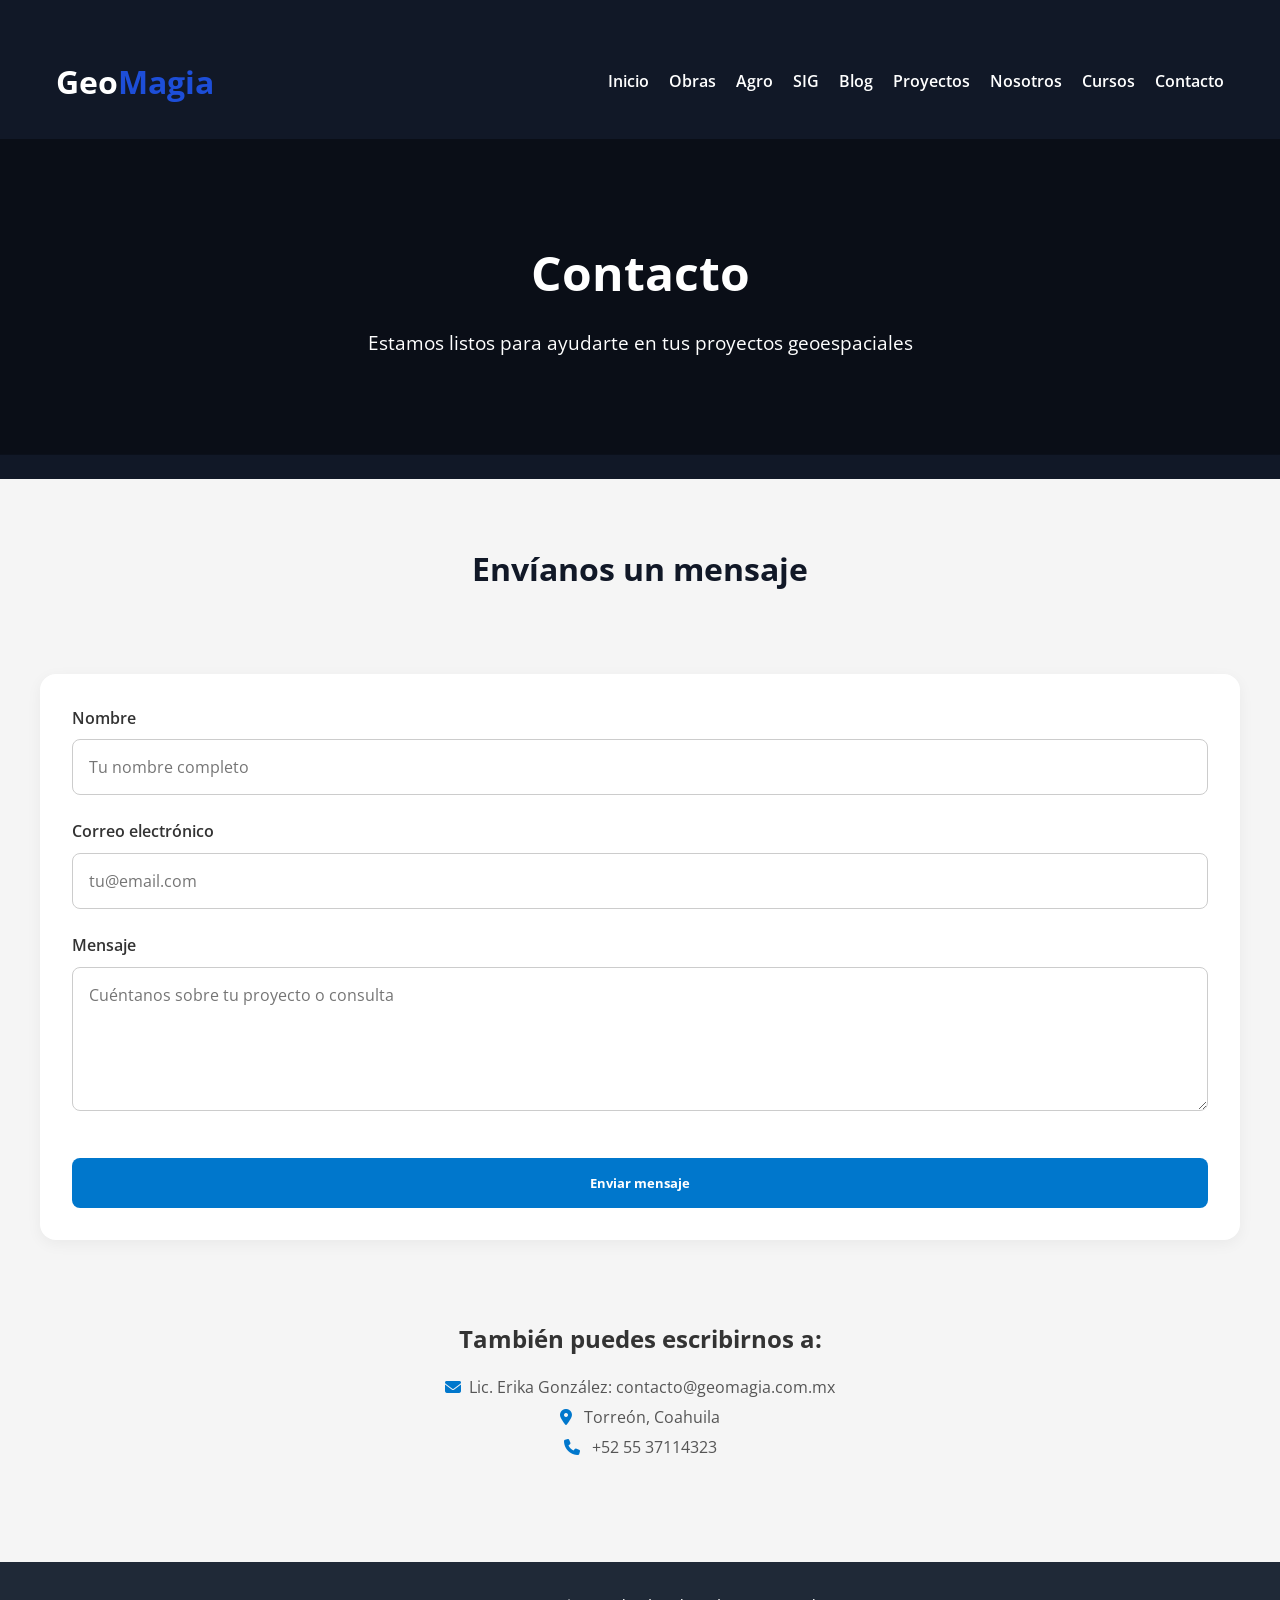
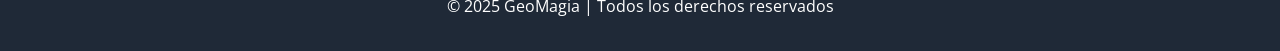
<file: contacto.html>
<!DOCTYPE html>
<html lang="es">
<head>
  <meta charset="UTF-8" />
  <meta name="viewport" content="width=device-width, initial-scale=1.0"/>
  <title>GeoMagia - Contacto</title>
  <meta name="description" content="Contáctanos para más información sobre servicios, cursos o colaboraciones.">
  <meta name="author" content="GeoMagia">

  <link rel="stylesheet" href="/css/index.css" />
  <link rel="stylesheet" href="/css/contacto.css" />
  <link rel="stylesheet" href="https://cdn.jsdelivr.net/npm/aos@2.3.4/dist/aos.css" />
  <link href="https://fonts.googleapis.com/css2?family=Open+Sans:wght@400;600;700&display=swap" rel="stylesheet" />
  <link rel="stylesheet" href="https://cdnjs.cloudflare.com/ajax/libs/font-awesome/6.4.0/css/all.min.css" />
</head>
<body>

<header class="header">
  <div class="contenedor">
    <div class="barra">
      <h1 class="logo">
                <a href="index.html" class="logo-link">Geo<span>Magia</span></a>
            </h1>
      <nav class="navegacion">
                <a href="index.html">Inicio</a>
                <a href="obras.html">Obras</a>
                <a href="agro.html">Agro</a>
                <a href="sig.html">SIG</a>
                <a href="blog2.html">Blog</a>
                <a href="proyectos.html">Proyectos</a>
                <a href="nosotros.html">Nosotros</a>
                <a href="cursos.html">Cursos</a>
                <a href="contacto.html">Contacto</a>
      </nav>
    </div>
  </div>

  <div class="hero-contacto" data-aos="fade-in">
    <h1>Contacto</h1>
    <p>Estamos listos para ayudarte en tus proyectos geoespaciales</p>
  </div>
</header>

<main class="contenedor contacto-seccion">
  <h2 class="titulo-seccion">Envíanos un mensaje</h2>

  <form class="formulario-contacto" data-aos="fade-up">
    <div class="campo">
      <label for="nombre">Nombre</label>
      <input type="text" id="nombre" name="nombre" placeholder="Tu nombre completo" required>
    </div>
    <div class="campo">
      <label for="email">Correo electrónico</label>

      <input type="email" id="email" name="email" placeholder="tu@email.com" required>
    </div>
    <div class="campo">
      <label for="mensaje">Mensaje</label>
      <textarea id="mensaje" name="mensaje" rows="5" placeholder="Cuéntanos sobre tu proyecto o consulta" required></textarea>
    </div>
    <button type="submit" class="boton-primario">Enviar mensaje</button>
  </form>

  <div class="contacto-info" data-aos="fade-up" data-aos-delay="200">
    <h3>También puedes escribirnos a:</h3>
    <p><i class="fas fa-envelope"></i>Lic. Erika González: contacto@geomagia.com.mx</p>
    <p><i class="fas fa-map-marker-alt"></i> Torreón, Coahuila</p>
    <p><i class="fas fa-phone"></i> +52 55 37114323</p>
  </div>
</main>

<footer class="footer">
  <p>&copy; 2025 GeoMagia | Todos los derechos reservados</p>
</footer>

<script src="https://cdn.jsdelivr.net/npm/aos@2.3.4/dist/aos.js"></script>
<script>
  AOS.init({
    duration: 1000,
    once: true,
    easing: 'ease-in-out'
  });
</script>
</body>
</html>
</file>
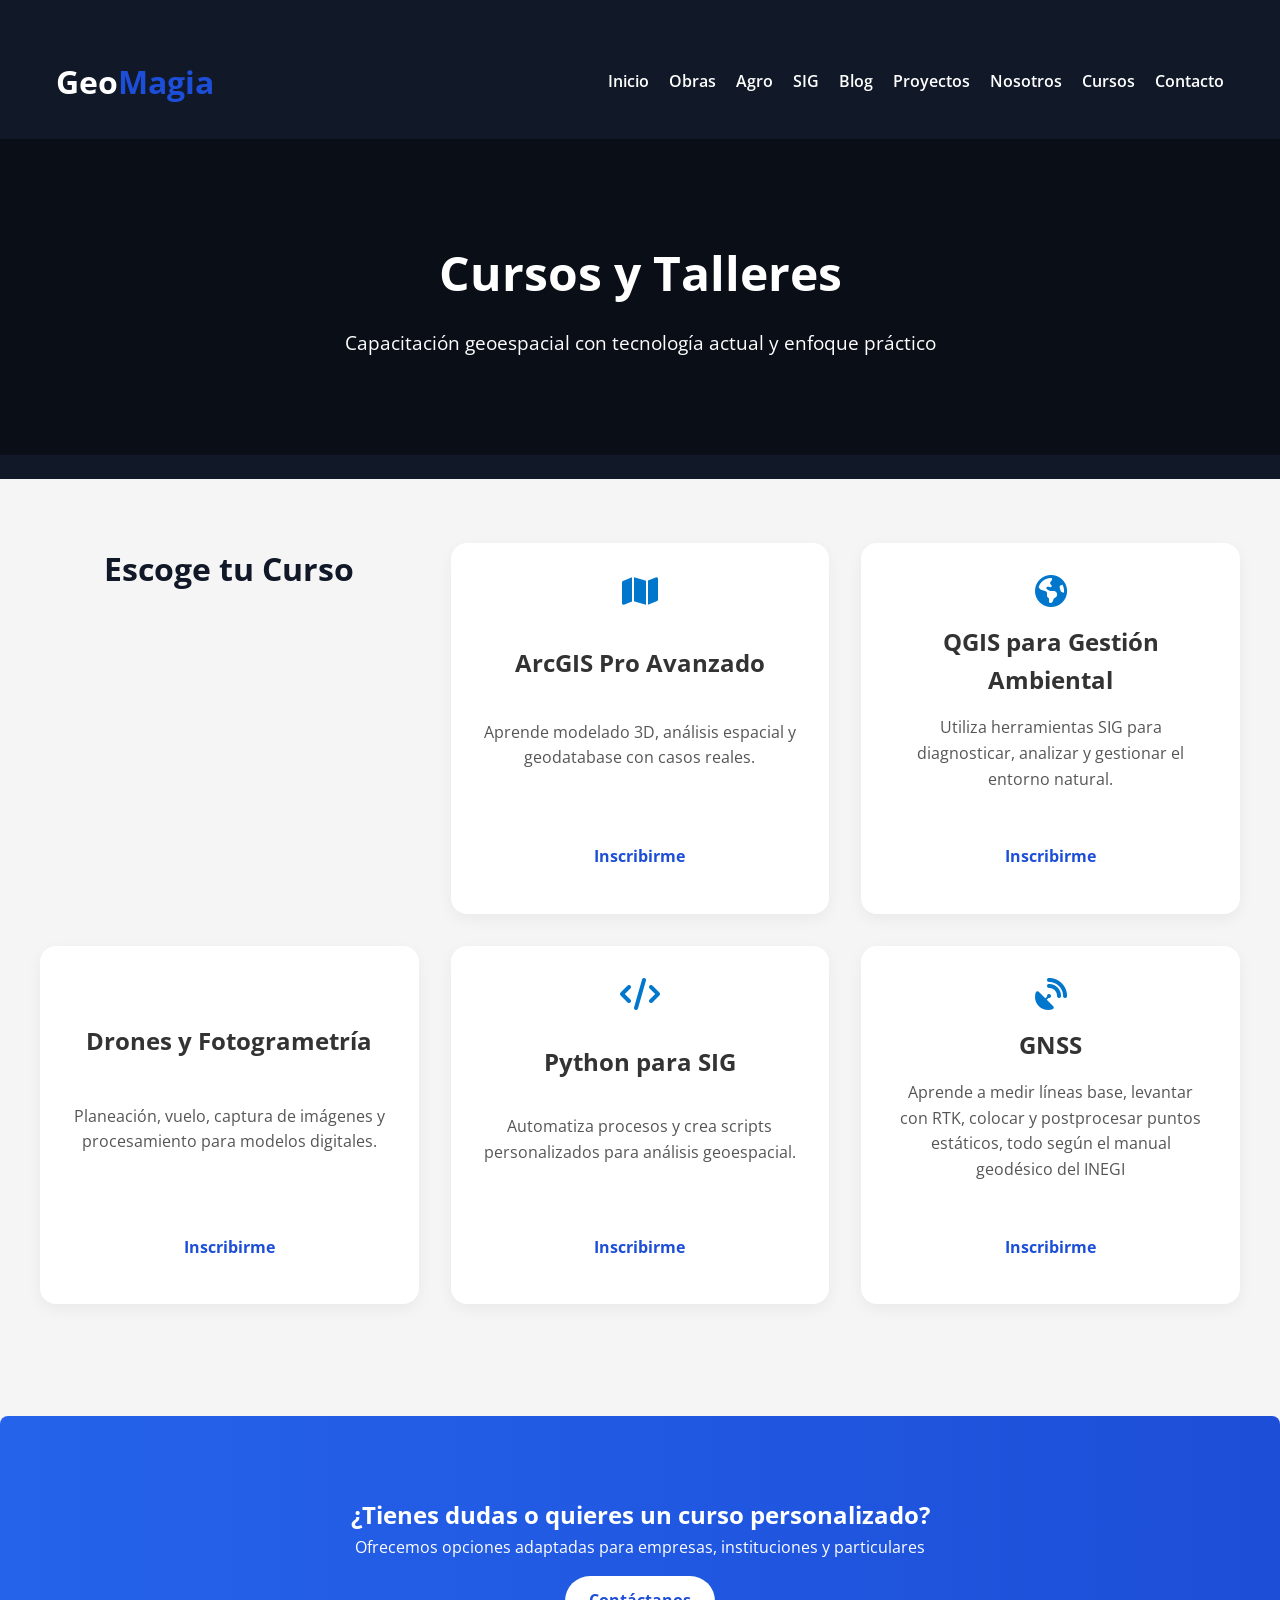
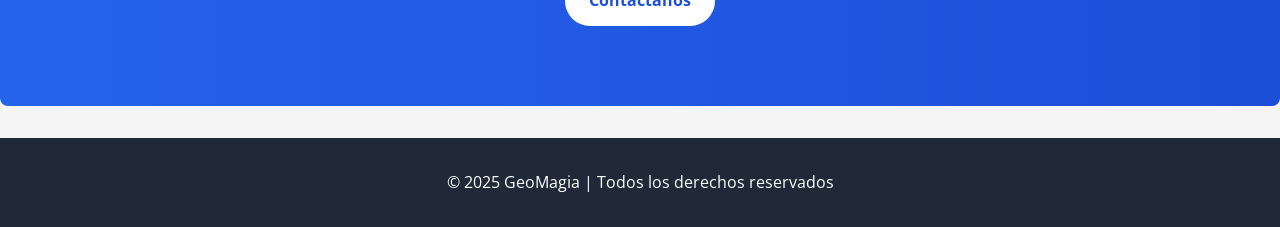
<file: cursos.html>
<!DOCTYPE html>
<html lang="es">
<head>
  <meta charset="UTF-8" />
  <meta name="viewport" content="width=device-width, initial-scale=1.0"/>
  <title>GeoMagia - Cursos y Talleres</title>
  <meta name="description" content="Cursos de SIG, topografía, drones y análisis geoespacial. Aprende con expertos.">
  <meta name="author" content="GeoMagia">

  <link rel="stylesheet" href="/css/index.css" />
  <link rel="stylesheet" href="/css/cursos.css" />
  <link rel="stylesheet" href="https://cdn.jsdelivr.net/npm/aos@2.3.4/dist/aos.css" />
  <link href="https://fonts.googleapis.com/css2?family=Open+Sans:wght@400;600;700&display=swap" rel="stylesheet" />
  <link rel="stylesheet" href="https://cdnjs.cloudflare.com/ajax/libs/font-awesome/6.4.0/css/all.min.css" />
</head>
<body>

<header class="header">
  <div class="contenedor">
    <div class="barra">
      <h1 class="logo">
                <a href="index.html" class="logo-link">Geo<span>Magia</span></a>
            </h1>
      <nav class="navegacion">
                <a href="index.html">Inicio</a>
                <a href="obras.html">Obras</a>
                <a href="agro.html">Agro</a>
                <a href="sig.html">SIG</a>
                <a href="blog2.html">Blog</a>
                <a href="proyectos.html">Proyectos</a>
                <a href="nosotros.html">Nosotros</a>
                <a href="cursos.html">Cursos</a>
                <a href="contacto.html">Contacto</a>
      </nav>
    </div>
  </div>

  <div class="hero-cursos" data-aos="fade-in">
    <h1>Cursos y Talleres</h1>
    <p>Capacitación geoespacial con tecnología actual y enfoque práctico</p>
  </div>
</header>

<main class="contenedor cursos-grid">
  <h2 class="titulo-seccion">Escoge tu Curso</h2>

  <div class="curso-card" data-aos="fade-up">
    <i class="fas fa-map fa-2x icono-curso"></i>
    <h3>ArcGIS Pro Avanzado</h3>
    <p>Aprende modelado 3D, análisis espacial y geodatabase con casos reales.</p>
    <a href="contacto.html" class="boton-primario">Inscribirme</a>
  </div>

  <div class="curso-card" data-aos="fade-up" data-aos-delay="100">
    <i class="fas fa-globe-americas fa-2x icono-curso"></i>
    <h3>QGIS para Gestión Ambiental</h3>
    <p>Utiliza herramientas SIG para diagnosticar, analizar y gestionar el entorno natural.</p>
    <a href="contacto.html" class="boton-primario">Inscribirme</a>
  </div>

  <div class="curso-card" data-aos="fade-up" data-aos-delay="200">
    <i class="fa-solid fa-drone-front fa-2x icono-curso"></i>
    <h3>Drones y Fotogrametría</h3>
    <p>Planeación, vuelo, captura de imágenes y procesamiento para modelos digitales.</p>
    <a href="contacto.html" class="boton-primario">Inscribirme</a>
  </div>

  <div class="curso-card" data-aos="fade-up" data-aos-delay="300">
    <i class="fas fa-code fa-2x icono-curso"></i>
    <h3>Python para SIG</h3>
    <p>Automatiza procesos y crea scripts personalizados para análisis geoespacial.</p>
    <a href="contacto.html" class="boton-primario">Inscribirme</a>
  </div>

  <div class="curso-card" data-aos="fade-up" data-aos-delay="300">
    <i class="fa-solid fa-satellite-dish fa-2x icono-curso"></i>
    <h3>GNSS</h3>
    <p>Aprende a medir líneas base, levantar con RTK, colocar y postprocesar puntos estáticos, todo según el manual geodésico del INEGI</p>
    <a href="contacto.html" class="boton-primario">Inscribirme</a>
  </div>
</main>

<section class="cta-section">
  <div class="contenedor">
    <h2>¿Tienes dudas o quieres un curso personalizado?</h2>
    <p>Ofrecemos opciones adaptadas para empresas, instituciones y particulares</p>
    <a href="contacto.html" class="boton-primario">Contáctanos</a>
  </div>
</section>

<footer class="footer">
  <p>&copy; 2025 GeoMagia | Todos los derechos reservados</p>
</footer>

<script src="https://cdn.jsdelivr.net/npm/aos@2.3.4/dist/aos.js"></script>
<script>
  AOS.init({
    duration: 1000,
    once: true,
    easing: 'ease-in-out'
  });
</script>
</body>
</html>
</file>
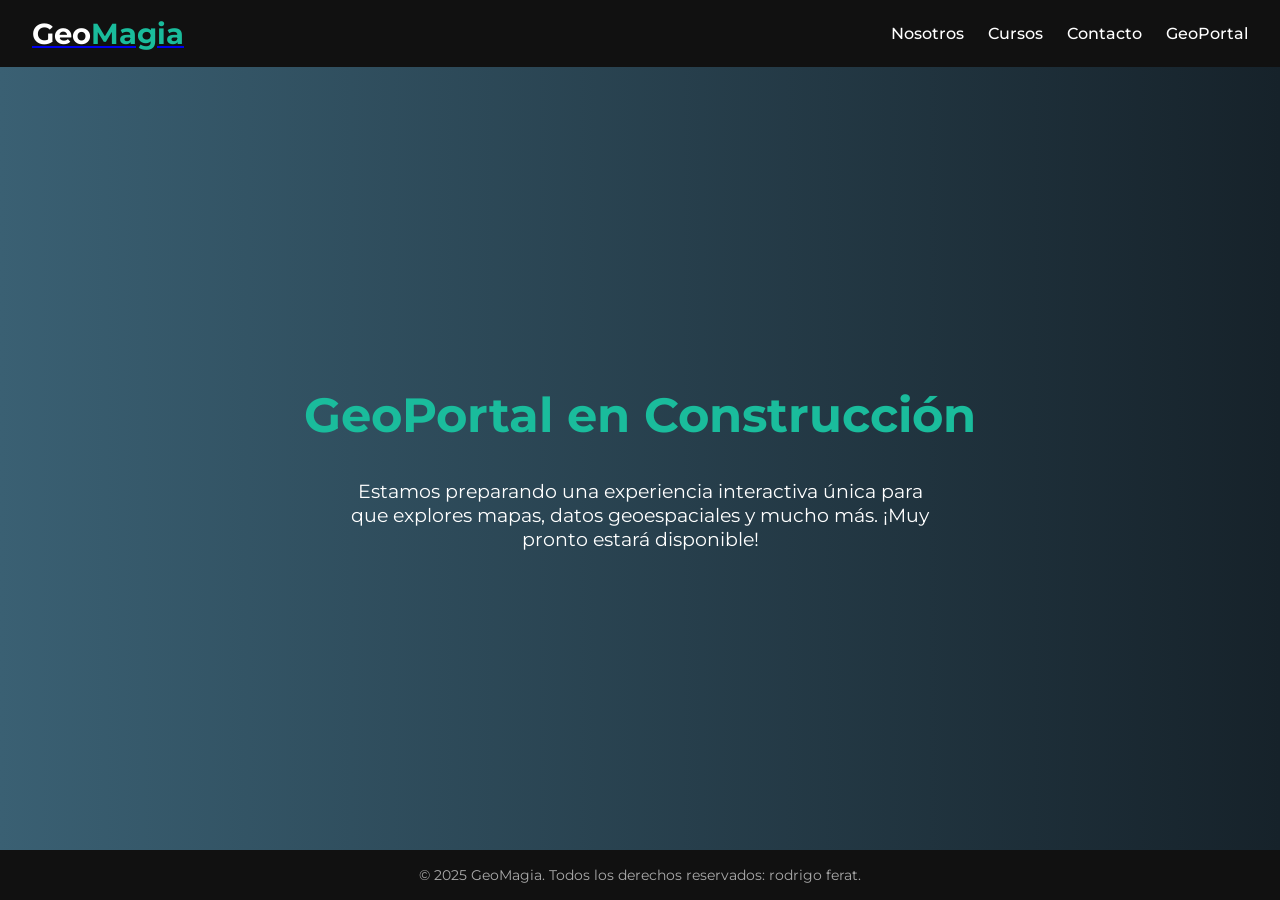
<file: geoportal_tesis.html>
<!DOCTYPE html>
<html lang="es">
<head>
    <meta charset="UTF-8">
    <meta name="viewport" content="width=device-width, initial-scale=1.0">
    <title>GeoPortal - GeoMagia</title>
    <link href="https://fonts.googleapis.com/css2?family=Montserrat:wght@400;700&display=swap" rel="stylesheet">
    <style>
        body {
            margin: 0;
            font-family: 'Montserrat', sans-serif;
            background: linear-gradient(to right, #3a6073, #16222a);
            color: white;
            display: flex;
            flex-direction: column;
            min-height: 100vh;
        }

        .barra {
            background-color: #111;
            padding: 1rem 2rem;
            display: flex;
            justify-content: space-between;
            align-items: center;
        }

        .logo__nombre {
            color: white;
            font-size: 1.8rem;
            margin: 0;
        }

        .logo__bold {
            font-weight: bold;
            color: #1abc9c;
        }

        .navegacion {
            display: flex;
            gap: 1.5rem;
        }

        .navegacion__enlace {
            color: white;
            text-decoration: none;
            font-weight: 500;
            transition: color 0.3s;
        }

        .navegacion__enlace:hover {
            color: #1abc9c;
        }

        .contenido {
            flex: 1;
            display: flex;
            flex-direction: column;
            align-items: center;
            justify-content: center;
            text-align: center;
            padding: 4rem 2rem;
        }

        .contenido h2 {
            font-size: 3rem;
            margin-bottom: 1rem;
            color: #1abc9c;
        }

        .contenido p {
            font-size: 1.2rem;
            max-width: 600px;
        }

        .footer {
            text-align: center;
            padding: 1rem;
            background-color: #111;
            color: #aaa;
            font-size: 0.9rem;
        }
    </style>
</head>
<body>
    <div class="barra">
        <a class="logo" href="index.html">
            <h1 class="logo__nombre no-margin">Geo<span class="logo__bold">Magia</span></h1>
        </a>
        <nav class="navegacion">
            <a href="nosotros.html" class="navegacion__enlace">Nosotros</a>
            <a href="cursos.html" class="navegacion__enlace">Cursos</a>
            <a href="contacto.html" class="navegacion__enlace">Contacto</a>
            <a href="geoportal_tesis.html" class="navegacion__enlace">GeoPortal</a>
        </nav>
    </div>

    <main class="contenido">
        <h2>GeoPortal en Construcción</h2>
        <p>Estamos preparando una experiencia interactiva única para que explores mapas, datos geoespaciales y mucho más. ¡Muy pronto estará disponible!</p>
    </main>

    <footer class="footer">
        &copy; 2025 GeoMagia. Todos los derechos reservados: rodrigo ferat.
    </footer>
</body>
</html>
</file>
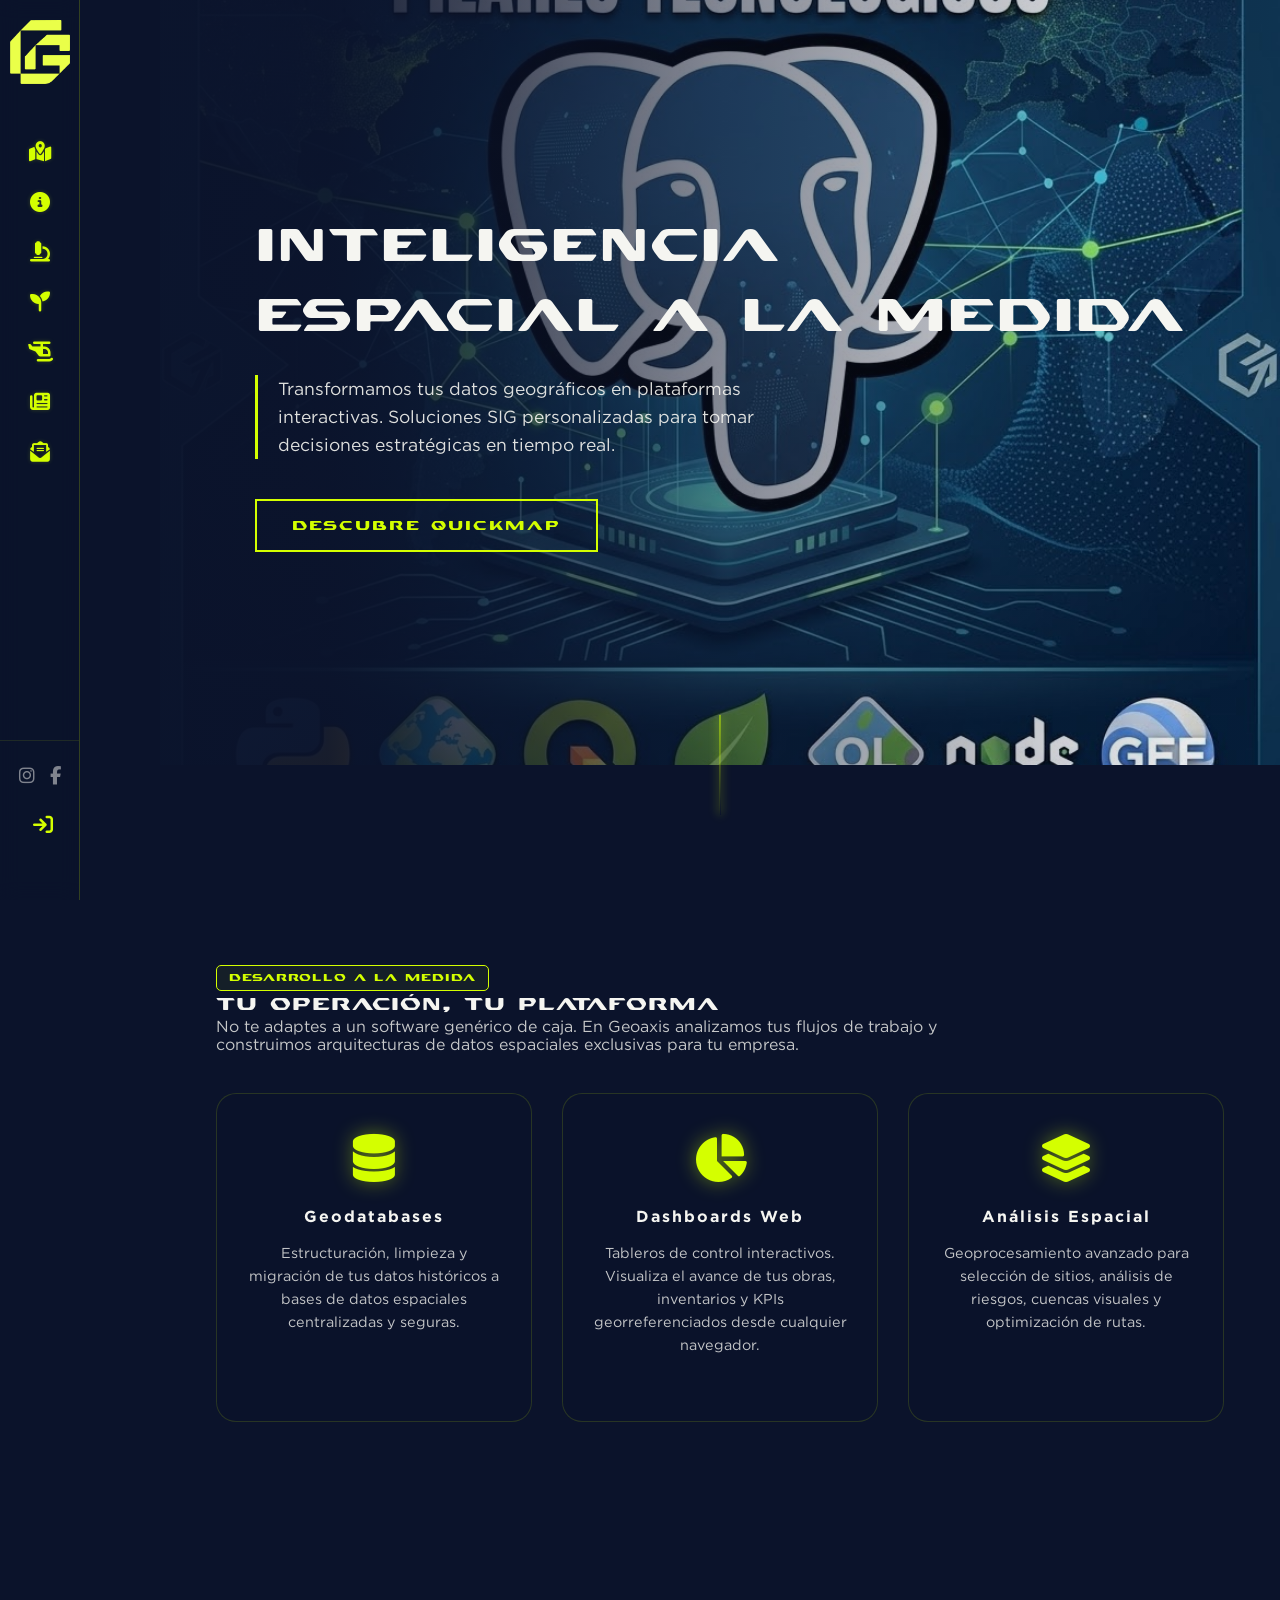
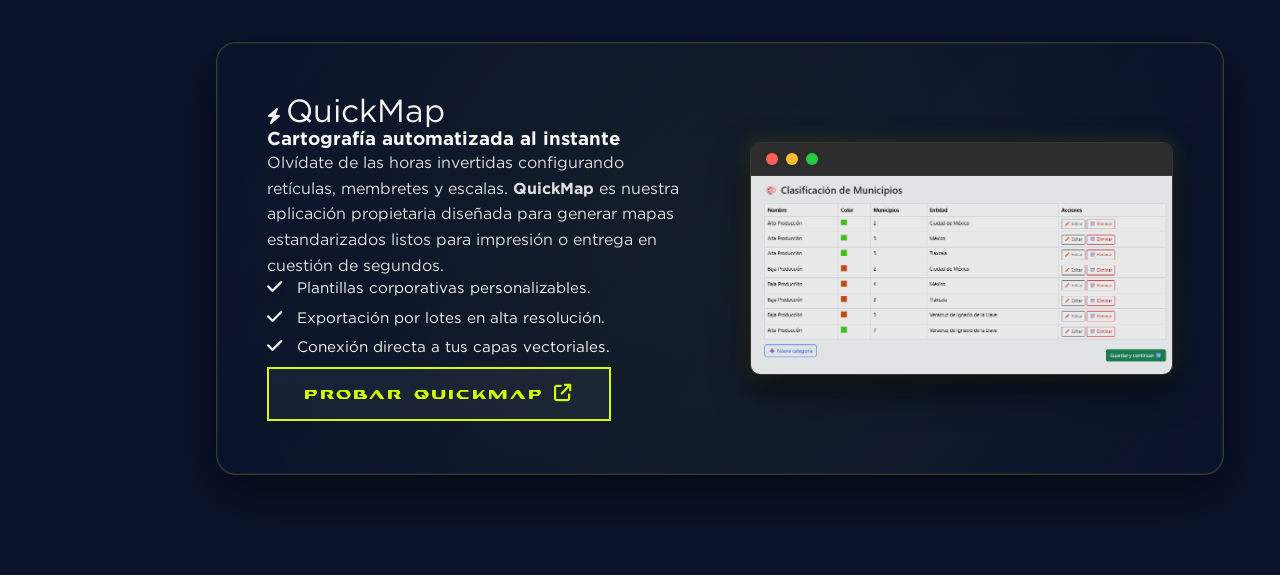
<file: sig.html>
<!DOCTYPE html>
<html lang="es">
<head>
    <meta charset="UTF-8">
    <meta name="viewport" content="width=device-width, initial-scale=1.0">
    <title>Geoaxis | Aplicaciones SIG y QuickMap</title>
    
    <link rel="stylesheet" href="css/main.css">
    <link rel="stylesheet" href="https://cdnjs.cloudflare.com/ajax/libs/font-awesome/6.4.0/css/all.min.css">
    <link href="https://unpkg.com/aos@2.3.1/dist/aos.css" rel="stylesheet">
</head>

<body class="page-sig">

    <nav class="hud-menu">
        <div class="logo-container">
            <a href="index.html">
                <img src="img/geoaxis/MONOGRAMA VERDE ELECTRICO.png" alt="Geoaxis Home" class="mini-logo">
            </a>
        </div>
        <ul class="nav-links">
            <li><a href="sig.html"><i class="fa-solid fa-map-location-dot"></i> <span>APLICACIONES SIG</span></a></li>
            <li><a href="nosotros.html"><i class="fa-solid fa-circle-info"></i> <span>NOSOTROS</span></a></li>
            <li><a href="obras.html"><i class="fa-solid fa-microscope"></i> <span>TOPOGRAFÍA</span></a></li>
            <li><a href="agro.html"><i class="fa-solid fa-seedling"></i> <span>AGRO ANÁLISIS</span></a></li>
            <li><a href="index.html#dron"><i class="fa-solid fa-helicopter"></i> <span>VIGILANCIA DRON</span></a></li>
            <li><a href="index.html#blog"><i class="fa-solid fa-newspaper"></i> <span>BLOG GEOMÁTICA</span></a></li>
            <li><a href="#contacto"><i class="fa-solid fa-envelope-open-text"></i> <span>CONTACTO</span></a></li>
        </ul>

        <div class="hud-bottom">
            <div class="hud-socials">
                <a href="#"><i class="fa-brands fa-instagram"></i></a>
                <a href="#"><i class="fa-brands fa-facebook-f"></i></a>
            </div>
            <a href="#" class="btn-portal">
                <i class="fa-solid fa-arrow-right-to-bracket"></i>
                <span>PORTAL DE DATOS</span>
            </a>
        </div>
    </nav>

    <main class="main-content">
        
        <header class="hero-section" style="background-image: linear-gradient(to right, rgba(11, 19, 43, 0.95) 15%, rgba(11, 19, 43, 0.5) 50%, transparent 100%), url('img/app_sig/SIG_DESARROLLOWEB1.jpg');">
            <div class="hero-content" data-aos="fade-right">
                <h1 class="font-skyrox text-white">INTELIGENCIA <br><span class="text-lima">ESPACIAL A LA MEDIDA</span></h1>
                <p class="font-gotham text-white">Transformamos tus datos geográficos en plataformas interactivas. Soluciones SIG personalizadas para tomar decisiones estratégicas en tiempo real.</p>
                <div class="hero-btns">
                    <a href="#quickmap" class="btn-geo">DESCUBRE QUICKMAP</a>
                </div>
            </div>
        </header>

        <section class="container section-separator">
            <div class="text-center mb-5" data-aos="fade-up">
                <span class="tag-lima d-inline-block mb-2">DESARROLLO A LA MEDIDA</span>
                <h2 class="font-skyrox text-white">TU OPERACIÓN, <span class="text-lima">TU PLATAFORMA</span></h2>
                <p class="font-gotham text-white mx-auto mt-3" style="max-width: 800px; opacity: 0.8;">No te adaptes a un software genérico de caja. En Geoaxis analizamos tus flujos de trabajo y construimos arquitecturas de datos espaciales exclusivas para tu empresa.</p>
            </div>

            <div class="entregables-grid">
                <div class="entregable-card" data-aos="fade-up" data-aos-delay="100">
                    <div class="file-icon"><i class="fa-solid fa-database"></i></div>
                    <h4 class="font-skyrox text-white">Geodatabases</h4>
                    <p class="text-white font-gotham">Estructuración, limpieza y migración de tus datos históricos a bases de datos espaciales centralizadas y seguras.</p>
                </div>
                <div class="entregable-card" data-aos="fade-up" data-aos-delay="200">
                    <div class="file-icon"><i class="fa-solid fa-chart-pie"></i></div>
                    <h4 class="font-skyrox text-white">Dashboards Web</h4>
                    <p class="text-white font-gotham">Tableros de control interactivos. Visualiza el avance de tus obras, inventarios y KPIs georreferenciados desde cualquier navegador.</p>
                </div>
                <div class="entregable-card" data-aos="fade-up" data-aos-delay="300">
                    <div class="file-icon"><i class="fa-solid fa-layer-group"></i></div>
                    <h4 class="font-skyrox text-white">Análisis Espacial</h4>
                    <p class="text-white font-gotham">Geoprocesamiento avanzado para selección de sitios, análisis de riesgos, cuencas visuales y optimización de rutas.</p>
                </div>
            </div>
        </section>

        <section id="quickmap" class="container section-separator mb-5">
            <div class="quickmap-showcase" data-aos="zoom-in">
                <div class="qm-info">
                    <div class="qm-logo-text mb-3">
                        <i class="fa-solid fa-bolt text-lima"></i> <span class="font-skyrox text-white" style="font-size: 2rem;">Quick<span class="text-lima">Map</span></span>
                    </div>
                    <h3 class="font-gotham text-white mb-4">Cartografía automatizada al instante</h3>
                    <p class="font-gotham text-white mb-4" style="line-height: 1.6; opacity: 0.9;">
                        Olvídate de las horas invertidas configurando retículas, membretes y escalas. <strong>QuickMap</strong> es nuestra aplicación propietaria diseñada para generar mapas estandarizados listos para impresión o entrega en cuestión de segundos.
                    </p>
                    <ul class="qm-features font-gotham text-white mb-5">
                        <li><i class="fa-solid fa-check text-lima"></i> Plantillas corporativas personalizables.</li>
                        <li><i class="fa-solid fa-check text-lima"></i> Exportación por lotes en alta resolución.</li>
                        <li><i class="fa-solid fa-check text-lima"></i> Conexión directa a tus capas vectoriales.</li>
                    </ul>
                    <a href="http://66.179.211.238:5000/" target="_blank" class="btn-geo alternate">
                        PROBAR QUICKMAP <i class="fa-solid fa-arrow-up-right-from-square ms-2"></i>
                    </a>
                </div>
                <div class="qm-visual">
                    <div class="app-window">
                        <div class="app-header">
                            <span class="dot red"></span>
                            <span class="dot yellow"></span>
                            <span class="dot green"></span>
                        </div>
                        <img src="img/app_sig/quickmap_panel.png" alt="Interfaz de QuickMap" class="img-fluid">
                    </div>
                </div>
            </div>
        </section>

    </main>

    <script src="https://unpkg.com/aos@2.3.1/dist/aos.js"></script>
    <script>AOS.init({ duration: 1000, once: true });</script>
</body>
</html>
</file>
<file: css/index.css>
:root {
    --azul: #1d4ed8;
    --gris-claro: #f5f5f5;
    --blanco: #ffffff;
    --negro: #111827;
}

* {
    box-sizing: border-box;
    margin: 0;
    padding: 0;
    font-family: 'Open Sans', sans-serif;
}

body {
    line-height: 1.6;
    background-color: var(--gris-claro);
    color: var(--negro);
}

a {
    text-decoration: none;
    color: inherit;
}

.contenedor {
    max-width: 1200px;
    margin: 0 auto;
    padding: 2rem 1rem;
}

/* Header y navegación */
.header {
    background-color: var(--negro);
    color: var(--blanco);
    padding: 1.5rem 0;
}

.logo {
    font-size: 2rem;
    font-weight: bold;
    color: white;
}

.logo-link {
    text-decoration: none; /* Quita el subrayado */
    color: inherit;        /* Mantiene el color original del logo */
    display: inline-block; /* Mantiene el comportamiento de bloque inline */
}


.logo span {
    color: var(--azul);
}

.barra {
    display: flex;
    justify-content: space-between;
    align-items: center;
    flex-wrap: wrap;
}

.navegacion a {
    margin-left: 1rem;
    color: white;
    font-weight: 600;
}

.hero {
    text-align: center;
    padding: 3rem 1rem;
}

.hero h1 {
    font-size: 2.5rem;
}

.hero p {
    font-size: 1.2rem;
    margin-top: 0.5rem;
}

/* Servicios */
.titulo-seccion {
    text-align: center;
    font-size: 2rem;
    margin-bottom: 2rem;
}

.servicios-grid {
    display: flex;
    flex-wrap: wrap;
    gap: 1.5rem;
    justify-content: center;
}

.servicio-card {
    background: white;
    border-left: 5px solid var(--azul);
    padding: 1.5rem;
    border-radius: 6px;
    box-shadow: 0 2px 10px rgba(0,0,0,0.05);
    flex: 1 1 300px;
    transition: all 0.3s ease;
}

.servicio-card:hover {
    transform: translateY(-6px);
    box-shadow: 0 6px 16px rgba(0,0,0,0.1);
}

.servicio-card h3 {
    margin-bottom: 0.5rem;
    color: var(--azul);
}

/* CTA */
.cta-section {
    text-align: center;
    background: linear-gradient(to right, #2563eb, #1d4ed8);
    color: white;
    padding: 3rem 1rem;
    border-radius: 8px;
    margin-top: 3rem;
}

.boton-primario {
    background-color: white;
    color: var(--azul);
    padding: 0.75rem 1.5rem;
    border-radius: 999px;
    font-weight: bold;
    margin-top: 1rem;
    display: inline-block;
    transition: transform 0.3s ease, background-color 0.3s ease;
}

.boton-primario:hover {
    background-color: #bfdbfe;
    transform: scale(1.05);
}

/* Visitas */
.visitas {
    text-align: center;
    margin: 2rem 0;
    font-size: 1.2rem;
}

/* Footer */
.footer {
    background-color: #1f2937;
    color: white;
    text-align: center;
    padding: 2rem 1rem;
    margin-top: 2rem;
}

/* Responsive */
@media (max-width: 768px) {
    .barra {
        flex-direction: column;
        align-items: flex-start;
    }
    
    .hero h1 {
        font-size: 2rem;
    }

    .servicio-card {
        flex: 1 1 100%;
    }
}
</file>
<file: css/contacto.css>
.hero-contacto {
  background: linear-gradient(rgba(0, 0, 0, 0.4), rgba(0, 0, 0, 0.4)),
              url('https://images.unsplash.com/photo-1581090700227-76c83b3b1411?auto=format&fit=crop&w=1600&q=80');
  background-size: cover;
  background-position: center;
  color: #fff;
  padding: 6rem 2rem;
  text-align: center;
}

.hero-contacto h1 {
  font-size: 3rem;
  margin-bottom: 1rem;
}

.hero-contacto p {
  font-size: 1.2rem;
  max-width: 700px;
  margin: 0 auto;
}

.contacto-seccion {
  padding: 4rem 0;
  display: grid;
  gap: 3rem;
}

.formulario-contacto {
  background-color: #fff;
  padding: 2rem;
  border-radius: 1rem;
  box-shadow: 0 4px 15px rgba(0,0,0,0.05);
  display: grid;
  gap: 1.5rem;
}

.campo label {
  display: block;
  margin-bottom: 0.5rem;
  font-weight: 600;
  color: #333;
}

.campo input,
.campo textarea {
  width: 100%;
  padding: 1rem;
  border: 1px solid #ccc;
  border-radius: 0.5rem;
  font-size: 1rem;
  font-family: 'Open Sans', sans-serif;
}

.boton-primario {
  padding: 1rem 2rem;
  background-color: #0077cc;
  color: #fff;
  border: none;
  border-radius: 0.5rem;
  font-weight: bold;
  cursor: pointer;
  transition: background-color 0.3s ease;
}

.boton-primario:hover {
  background-color: #005fa3;
}

.contacto-info {
  margin-top: 2rem;
  text-align: center;
}

.contacto-info h3 {
  margin-bottom: 1rem;
  font-size: 1.5rem;
  color: #333;
}

.contacto-info p {
  font-size: 1rem;
  color: #555;
  margin: 0.3rem 0;
}

.contacto-info i {
  margin-right: 0.5rem;
  color: #0077cc;
}

@media (max-width: 768px) {
  .hero-contacto h1 {
    font-size: 2.2rem;
  }

  .hero-contacto p {
    font-size: 1rem;
  }
}
</file>
<file: css/cursos.css>
.hero-cursos {
  background: linear-gradient(rgba(0, 0, 0, 0.4), rgba(0, 0, 0, 0.4)),
              url('https://images.unsplash.com/photo-1581093458781-1c54c281e011?auto=format&fit=crop&w=1600&q=80');
  background-size: cover;
  background-position: center;
  color: #fff;
  padding: 6rem 2rem;
  text-align: center;
}

.hero-cursos h1 {
  font-size: 3rem;
  margin-bottom: 1rem;
}

.hero-cursos p {
  font-size: 1.2rem;
  max-width: 700px;
  margin: 0 auto;
}

.cursos-grid {
  display: grid;
  grid-template-columns: repeat(auto-fit, minmax(280px, 1fr));
  gap: 2rem;
  padding: 4rem 0;
}

.curso-card {
  background-color: #fff;
  border-radius: 1rem;
  box-shadow: 0 5px 15px rgba(0,0,0,0.05);
  padding: 2rem;
  text-align: center;
  display: flex;
  flex-direction: column;
  justify-content: space-between;
}

.curso-card h3 {
  margin: 1rem 0;
  font-size: 1.5rem;
  color: #333;
}

.curso-card p {
  color: #555;
  font-size: 1rem;
  margin-bottom: 1.5rem;
}

.icono-curso {
  color: #0077cc;
}

@media (max-width: 768px) {
  .hero-cursos h1 {
    font-size: 2.2rem;
  }

  .hero-cursos p {
    font-size: 1rem;
  }
}
</file>
<file: css/main.css>
@charset "UTF-8";
/* --- SKYROX (Títulos de impacto) --- */
@font-face {
  font-family: "Skyrox";
  src: url("../fonts/Skyrox-MediumCondensed.otf") format("opentype");
}
/* --- GOTHAM FAMILY (Tus 5 estilos de Gotham) --- */
@font-face {
  font-family: "Gotham";
  src: url("../fonts/Gotham-Bold.otf") format("opentype");
  font-weight: 700;
}
@font-face {
  font-family: "Gotham";
  src: url("../fonts/Gotham-Medium.otf") format("opentype");
  font-weight: 500;
}
@font-face {
  font-family: "Gotham";
  src: url("../fonts/Gotham Book Font.otf") format("opentype");
  font-weight: 400;
}
@font-face {
  font-family: "Gotham";
  src: url("../fonts/Gotham-MediumItalic.otf") format("opentype");
  font-weight: 500;
  font-style: italic;
}
@font-face {
  font-family: "Gotham";
  src: url("../fonts/Gotham-UltraIta.otf") format("opentype");
  font-weight: 900;
  font-style: italic;
}
/* ==========================================================================
   RESET Y CONFIGURACIÓN BASE
   ========================================================================== */
* {
  margin: 0;
  padding: 0;
  box-sizing: border-box;
}

body {
  background-color: #0B132B;
  color: #F5F5F1;
  font-family: "Gotham", sans-serif;
  overflow-x: hidden;
}

/* ==========================================================================
   CLASES UTILITARIAS GLOBALES
   ========================================================================== */
.container {
  max-width: 1200px;
  margin: 0 auto;
  padding: 0 40px;
}

.section-separator {
  padding-top: 120px;
  padding-bottom: 100px;
}

.text-justify {
  text-align: justify;
}

/* A. REGISTRO (La base de todo) */
@font-face {
  font-family: "Skyrox";
  src: url("../fonts/Skyrox-MediumCondensed.otf") format("opentype");
}
@font-face {
  font-family: "Gotham";
  src: url("../fonts/Gotham-Bold.otf") format("opentype");
  font-weight: 700;
}
@font-face {
  font-family: "Gotham";
  src: url("../fonts/Gotham-Medium.otf") format("opentype");
  font-weight: 500;
}
@font-face {
  font-family: "Gotham";
  src: url("../fonts/Gotham Book Font.otf") format("opentype");
  font-weight: 400;
}
@font-face {
  font-family: "Gotham";
  src: url("../fonts/Gotham-UltraIta.otf") format("opentype");
  font-weight: 900;
  font-style: italic;
}
/* C. TUS REGLAS DE ESTILO BASE */
h1, h2, .bento-item h3 {
  font-family: "Skyrox", sans-serif;
  text-transform: uppercase;
  letter-spacing: 1px;
}

p, .footer-bottom {
  font-family: "Gotham", sans-serif;
  font-weight: 400;
}

/* ESTILO DEL BOTÓN BTN-GEO */
.btn-geo {
  display: inline-block;
  padding: 15px 35px;
  font-family: "Skyrox", sans-serif;
  font-size: 1.1rem;
  color: #D4FF00;
  text-decoration: none;
  border: 2px solid #D4FF00;
  background: transparent;
  position: relative;
  overflow: hidden;
  transition: all 0.4s ease;
  letter-spacing: 2px;
  z-index: 1;
  cursor: pointer;
}
.btn-geo::before {
  content: "";
  position: absolute;
  top: 0;
  left: -100%;
  width: 100%;
  height: 100%;
  background: #D4FF00;
  transition: all 0.4s ease;
  z-index: -1;
}
.btn-geo:hover {
  color: #0B132B;
  box-shadow: 0 0 30px rgba(212, 255, 0, 0.6);
}
.btn-geo:hover::before {
  left: 0;
}
@media (max-width: 480px) {
  .btn-geo {
    width: 100%;
    text-align: center;
  }
}

.hero-section {
  min-height: 85vh;
  display: flex;
  align-items: center;
  justify-content: flex-start;
  text-align: left;
  position: relative;
  background-size: cover;
  background-position: center;
  background-repeat: no-repeat;
  width: 100% !important;
  max-width: none !important;
  margin: 0 0 80px 0 !important;
  padding: 0 !important;
  background-image: linear-gradient(to right, rgba(11, 19, 43, 0.95) 15%, rgba(11, 19, 43, 0.4) 50%, transparent 100%);
}
.hero-section .hero-content {
  max-width: 1400px;
  margin: 0 auto;
  padding: 60px calc(5% + 20px);
  z-index: 2;
}
.hero-section .hero-content h1 {
  font-size: clamp(2.5rem, 5vw, 4rem);
  line-height: 1.1;
  margin-bottom: 1.5rem;
  color: #F5F5F1;
}
.hero-section .hero-content h1 span {
  display: block;
}
.hero-section .hero-content p {
  font-size: 1.1rem;
  line-height: 1.6;
  margin-bottom: 2.5rem;
  max-width: 500px;
  color: rgba(245, 245, 241, 0.9);
  border-left: 3px solid #D4FF00;
  padding-left: 20px;
  font-family: "Gotham", sans-serif;
}
.hero-section::after {
  content: "";
  position: absolute;
  bottom: -50px;
  left: 50%;
  transform: translateX(-50%);
  width: 1px;
  height: 100px;
  background: linear-gradient(to bottom, #D4FF00, transparent);
  box-shadow: 0 0 10px #D4FF00;
  z-index: 1;
}
@media (max-width: 992px) {
  .hero-section {
    min-height: 50vh;
  }
  .hero-section .hero-content {
    padding: 40px 15px;
  }
  .hero-section .hero-content h1 {
    font-size: 2.5rem !important;
  }
  .hero-section .hero-content p {
    font-size: 1rem;
  }
}

/* 6. BENTO GRID (Acomodo de los cuadros) */
.bento-grid {
  display: grid;
  grid-template-columns: repeat(4, 1fr);
  grid-auto-rows: 250px;
  gap: 20px;
}
.bento-grid .bento-item {
  position: relative;
  overflow: hidden;
  border-radius: 20px;
  border: 1px solid rgba(212, 255, 0, 0.2);
  background-color: #0B132B;
  background-size: cover;
  background-position: center;
  transition: all 0.4s cubic-bezier(0.175, 0.885, 0.32, 1.275);
}
.bento-grid .bento-item::before {
  content: "";
  position: absolute;
  inset: 0;
  background: linear-gradient(to top, rgba(11, 19, 43, 0.9) 0%, rgba(11, 19, 43, 0.3) 50%, transparent 100%);
  z-index: 1;
  transition: all 0.4s ease;
}
.bento-grid .bento-item:not(.item-large):hover {
  transform: translateY(-8px) scale(1.02);
  border-color: rgba(212, 255, 0, 0.6);
  box-shadow: 0 15px 30px rgba(0, 0, 0, 0.5), 0 0 20px rgba(212, 255, 0, 0.2);
  z-index: 10;
}
.bento-grid .bento-item:not(.item-large):hover::before {
  background: linear-gradient(to top, rgba(11, 19, 43, 0.8) 0%, rgba(11, 19, 43, 0.1) 40%, transparent 100%);
}
.bento-grid .bento-item.item-large {
  grid-column: span 2;
  grid-row: span 2;
  background: #000;
  border: 2px solid rgba(212, 255, 0, 0.4);
  box-shadow: 0 0 20px rgba(212, 255, 0, 0.1);
}
.bento-grid .bento-item.item-large::before {
  display: none;
}
.bento-grid .bento-item.item-wide {
  grid-column: span 2;
}
.bento-grid .bento-item.item-tall {
  grid-row: span 2;
}
.bento-grid .bento-item .bento-content {
  position: relative;
  z-index: 2;
  height: 100%;
  padding: 25px;
  display: flex;
  flex-direction: column;
  justify-content: flex-end;
}
.bento-grid .bento-item h3 {
  margin-bottom: 8px;
  color: #D4FF00;
  text-shadow: 0 2px 4px rgba(0, 0, 0, 0.5);
}
.bento-grid .bento-item p {
  font-size: 0.9rem;
  color: rgba(245, 245, 241, 0.9);
  margin: 0;
}
@media (max-width: 992px) {
  .bento-grid {
    grid-template-columns: 1fr;
    grid-auto-rows: auto;
  }
  .bento-grid .bento-item {
    grid-column: span 1 !important;
    grid-row: span 1 !important;
    height: 300px;
  }
  .bento-grid .bento-item.item-large {
    height: 400px;
  }
}

/* ESTILOS INTERNOS DEL VISOR POTREE */
.bento-tag {
  position: absolute;
  top: 15px;
  left: 15px;
  background: rgba(11, 19, 43, 0.8);
  color: #D4FF00;
  padding: 5px 12px;
  border-radius: 5px;
  font-family: "Skyrox", sans-serif;
  font-size: 0.7rem;
  z-index: 10;
  border: 1px solid #D4FF00;
  backdrop-filter: blur(5px);
}

.potree-iframe {
  width: 100%;
  height: 100%;
  border: none;
  display: block;
  position: absolute;
  top: 0;
  left: 0;
  border-radius: 18px;
}

.testimonials-section {
  padding: 80px 0;
}
.testimonials-section h2 {
  text-align: center;
  margin-bottom: 50px;
  font-size: clamp(2rem, 4vw, 3rem);
}
.testimonials-section h2 span {
  color: #D4FF00;
}

.testimonials-grid {
  display: grid;
  grid-template-columns: repeat(auto-fit, minmax(300px, 1fr));
  gap: 40px;
  max-width: 1000px;
  margin: 0 auto;
}

.testimonial-card {
  background: rgba(255, 255, 255, 0.03);
  border: 1px solid rgba(212, 255, 0, 0.1);
  border-radius: 20px;
  padding: 40px;
  position: relative;
  transition: all 0.3s cubic-bezier(0.4, 0, 0.2, 1);
  backdrop-filter: blur(10px);
  overflow: hidden;
}
.testimonial-card:hover {
  border-color: rgba(212, 255, 0, 0.5);
  transform: translateY(-5px);
  box-shadow: 0 10px 30px rgba(0, 0, 0, 0.3);
  background: rgba(255, 255, 255, 0.05);
}
.testimonial-card:hover .quote-icon {
  color: rgba(212, 255, 0, 0.2);
  transform: scale(1.1) rotate(-10deg);
}
.testimonial-card .quote-icon {
  font-size: 6rem;
  color: rgba(245, 245, 241, 0.03);
  position: absolute;
  top: -10px;
  right: 10px;
  transition: all 0.4s ease;
  z-index: 0;
}
.testimonial-card p {
  font-size: 1.05rem;
  line-height: 1.6;
  margin-bottom: 30px;
  position: relative;
  z-index: 2;
  color: rgba(245, 245, 241, 0.9);
  font-style: italic;
}
.testimonial-card .client-meta {
  display: flex;
  flex-direction: column;
  border-top: 1px solid rgba(245, 245, 241, 0.1);
  padding-top: 20px;
  position: relative;
  z-index: 2;
}
.testimonial-card .client-meta .client-name {
  font-size: 1.2rem;
  letter-spacing: 1px;
  margin-bottom: 5px;
}
.testimonial-card .client-meta .client-company {
  font-size: 0.85rem;
  font-family: "Gotham", sans-serif;
  font-weight: 700;
  letter-spacing: 0.5px;
}

/* ==========================================================================
   COMPONENTE: PROJECT CASE (Caja dividida texto/imagen)
   ========================================================================== */
.project-case {
  display: flex;
  align-items: center;
  gap: 50px;
  margin-bottom: 50px;
}
.project-case.reverse {
  flex-direction: row-reverse;
}
.project-case .project-info {
  flex: 1;
}
.project-case .project-info p {
  line-height: 1.7;
}
.project-case .project-visual {
  flex: 1;
  position: relative;
  border-radius: 15px;
  overflow: hidden;
}
.project-case .project-visual .img-fluid {
  max-width: 100%;
  height: auto;
  display: block;
  border: 1px solid rgba(212, 255, 0, 0.2);
  border-radius: 15px;
}
.project-case .project-visual .shadow-neon {
  box-shadow: 0 0 20px rgba(212, 255, 0, 0.15);
}

@media (max-width: 768px) {
  .project-case {
    flex-direction: column !important;
    gap: 30px;
  }
}
/* 4. CONTENIDO PRINCIPAL (El Contenedor Maestro) */
.main-content {
  background-color: #0B132B;
  min-height: 100vh;
  overflow-x: hidden;
  padding-left: 80px;
  margin-left: 0;
}
.main-content > section, .main-content > header, .main-content > footer {
  padding-left: 5%;
  padding-right: 5%;
  max-width: 1400px;
  margin: 0 auto;
}

/* CLASE EXTRA PARA SEPARAR SECCIONES */
.section-separator {
  padding-top: 120px;
  padding-bottom: 100px;
}

.mini-logo {
  width: 60px;
  height: auto;
  transition: width 0.3s ease;
}

.hud-menu {
  position: fixed;
  left: 0;
  top: 0;
  height: 100vh;
  width: 80px;
  background: rgba(11, 19, 43, 0.95);
  border-right: 1px solid rgba(212, 255, 0, 0.2);
  display: flex;
  flex-direction: column;
  align-items: flex-start;
  padding: 20px 0;
  z-index: 1000;
  backdrop-filter: blur(10px);
  transition: width 0.3s cubic-bezier(0.4, 0, 0.2, 1);
  overflow: hidden;
}
.hud-menu:hover {
  width: 260px;
  padding-left: 10px;
}
.hud-menu:hover .mini-logo {
  width: 100px;
}
.hud-menu:hover span {
  display: inline-block !important;
}
.hud-menu .logo-container {
  width: 100%;
  display: flex;
  justify-content: center;
  margin-bottom: 20px;
}
.hud-menu .logo-container a {
  transition: transform 0.3s ease;
}
.hud-menu .logo-container a:hover {
  transform: scale(1.1);
}
.hud-menu .logo-container .mini-logo {
  cursor: pointer;
}
.hud-menu .nav-links {
  list-style: none;
  width: 100%;
  margin-top: 20px;
  flex-grow: 1;
}
.hud-menu .nav-links li a {
  display: flex;
  align-items: center;
  padding: 15px 20px;
  color: #D4FF00;
  text-decoration: none;
  font-family: "Skyrox", sans-serif;
  font-size: 14px;
  transition: all 0.2s;
  white-space: nowrap;
}
.hud-menu .nav-links li a i {
  font-size: 20px;
  min-width: 40px;
  text-align: center;
  color: #D4FF00;
  filter: drop-shadow(0 0 2px rgba(212, 255, 0, 0.2));
}
.hud-menu .nav-links li a span {
  display: none;
  margin-left: 10px;
  letter-spacing: 1px;
}
.hud-menu .nav-links li a:hover {
  background: rgba(212, 255, 0, 0.1);
  box-shadow: inset 4px 0 0 #D4FF00;
}
.hud-menu .hud-bottom {
  margin-top: auto;
  width: 100%;
  border-top: 1px solid rgba(212, 255, 0, 0.1);
  padding: 10px 0 30px 0;
}
.hud-menu .hud-bottom .btn-portal {
  display: flex;
  align-items: center;
  padding: 15px 25px;
  color: #D4FF00;
  text-decoration: none;
  font-family: "Skyrox", sans-serif;
  font-size: 14px;
  transition: all 0.3s ease;
  white-space: nowrap;
}
.hud-menu .hud-bottom .btn-portal i {
  font-size: 20px;
  min-width: 35px;
  text-align: center;
  margin-right: 15px;
}
.hud-menu .hud-bottom .btn-portal span {
  display: none;
  letter-spacing: 1px;
}
.hud-menu .hud-bottom .btn-portal:hover {
  background: #D4FF00;
  color: #0B132B;
}
.hud-menu .hud-bottom .btn-portal:hover i {
  color: #0B132B;
}
.hud-menu:hover .hud-bottom .btn-portal span {
  display: inline-block !important;
}
.hud-menu .hud-socials {
  display: flex;
  justify-content: center;
  gap: 15px;
  padding: 15px 0;
  opacity: 0.5;
  transition: opacity 0.3s;
}
.hud-menu .hud-socials a {
  color: #F5F5F1;
  font-size: 18px;
  transition: all 0.3s ease;
}
.hud-menu .hud-socials a:hover {
  color: #D4FF00;
  transform: translateY(-3px);
  filter: drop-shadow(0 0 8px #D4FF00);
}
.hud-menu:hover .hud-socials {
  opacity: 1;
}
@media (max-width: 992px) {
  .hud-menu {
    width: 100% !important;
    height: 60px;
    flex-direction: row;
    bottom: 0;
    top: auto;
    padding: 0 15px;
    border-right: none;
    border-top: 1px solid rgba(212, 255, 0, 0.2);
    justify-content: space-around;
    align-items: center;
  }
  .hud-menu .logo-container, .hud-menu .axis-line {
    display: none;
  }
  .hud-menu .nav-links {
    margin-top: 0;
    display: flex;
    justify-content: space-around;
    width: 100%;
  }
  .hud-menu .nav-links li a {
    padding: 10px;
  }
  .hud-menu .nav-links li a span {
    display: none !important;
  }
  .hud-menu .nav-links li a i {
    margin-right: 0;
    font-size: 22px;
  }
  .hud-menu .hud-bottom {
    display: none;
  }
}

.main-footer {
  background: #080e21;
  padding: 60px 40px 20px 40px;
  border-top: 1px solid rgba(212, 255, 0, 0.1);
  margin-top: 100px;
  width: 100%;
}
.main-footer .footer-grid {
  display: grid;
  grid-template-columns: repeat(auto-fit, minmax(250px, 1fr));
  gap: 40px;
  max-width: 1200px;
  margin: 0 auto;
}
.main-footer .footer-logo {
  max-width: 280px;
  height: auto;
  filter: brightness(1.1);
  margin-bottom: 20px;
  display: block;
}
.main-footer .social-icons {
  display: flex;
  gap: 15px;
  margin-top: 20px;
}
.main-footer .social-icons a {
  display: flex;
  align-items: center;
  justify-content: center;
  width: 45px;
  height: 45px;
  background: rgba(212, 255, 0, 0.05);
  border: 1px solid rgba(212, 255, 0, 0.4);
  border-radius: 50%;
  color: #D4FF00;
  font-size: 1.2rem;
  text-decoration: none;
  transition: all 0.3s cubic-bezier(0.175, 0.885, 0.32, 1.275);
}
.main-footer .social-icons a:hover {
  background: #D4FF00;
  color: #0B132B;
  box-shadow: 0 0 20px rgba(212, 255, 0, 0.6);
  transform: scale(1.1) translateY(-5px);
}
.main-footer h4 {
  font-family: "Skyrox", sans-serif;
  color: #F5F5F1;
  margin-bottom: 25px;
  font-size: 0.9rem;
  letter-spacing: 2px;
  text-transform: uppercase;
}
.main-footer .footer-links a {
  display: block;
  color: rgba(245, 245, 241, 0.6);
  text-decoration: none;
  margin-bottom: 12px;
  font-family: "Gotham", sans-serif;
  font-size: 0.85rem;
  transition: all 0.3s;
}
.main-footer .footer-links a:hover {
  color: #D4FF00;
  padding-left: 5px;
}
.main-footer .footer-bottom {
  text-align: center;
  margin-top: 60px;
  padding-top: 25px;
  border-top: 1px solid rgba(245, 245, 241, 0.05);
  font-family: "Gotham", sans-serif;
  font-size: 0.75rem;
  color: rgba(245, 245, 241, 0.3);
  letter-spacing: 1px;
}

.page-index .main-content {
  background-color: #0B132B;
  min-height: 100vh;
  overflow-x: hidden;
  padding-left: 80px;
  margin-left: 0;
}

.page-obras .main-content {
  background-color: #0B132B;
  min-height: 100vh;
  overflow-x: hidden;
  padding-left: 80px;
  margin-left: 0;
}

/* ==========================================================================
   9. SECCIÓN ARSENAL / EQUIPAMIENTO (OBRAS.HTML)
   ========================================================================== */
.arsenal-grid {
  display: grid;
  grid-template-columns: repeat(auto-fit, minmax(280px, 1fr));
  gap: 25px;
  margin-top: 20px;
}

.arsenal-card {
  position: relative;
  height: 400px;
  border-radius: 20px;
  overflow: hidden;
  background: #0B132B;
  border: 1px solid rgba(212, 255, 0, 0.15);
  transition: all 0.5s cubic-bezier(0.4, 0, 0.2, 1);
  cursor: default;
}
.arsenal-card .card-bg {
  position: absolute;
  top: 0;
  left: 0;
  width: 100%;
  height: 100%;
  background-size: cover;
  background-position: center;
  transition: transform 0.8s ease;
  z-index: 1;
}
.arsenal-card .card-bg::after {
  content: "";
  position: absolute;
  top: 0;
  left: 0;
  width: 100%;
  height: 100%;
  background: linear-gradient(to bottom, rgba(11, 19, 43, 0.2) 0%, rgba(11, 19, 43, 0.7) 50%, #0b132b 100%);
}
.arsenal-card .card-content {
  position: relative;
  z-index: 2;
  height: 100%;
  padding: 40px 25px;
  display: flex;
  flex-direction: column;
  justify-content: flex-end;
  align-items: center;
  text-align: center;
}
.arsenal-card .card-content i {
  font-size: 50px;
  color: #D4FF00;
  margin-bottom: 25px;
  transition: all 0.4s ease;
  filter: drop-shadow(0 0 15px rgba(212, 255, 0, 0.3));
}
.arsenal-card .card-content h4 {
  font-size: 1.2rem;
  margin-bottom: 12px;
  color: #F5F5F1;
  letter-spacing: 2px;
  text-shadow: 0 2px 4px rgba(0, 0, 0, 0.5);
}
.arsenal-card .card-content p {
  font-size: 0.9rem;
  line-height: 1.5;
  color: rgba(245, 245, 241, 0.85);
  margin: 0;
  max-width: 90%;
  opacity: 0.9;
}
.arsenal-card:hover {
  border-color: #D4FF00;
  box-shadow: 0 15px 40px rgba(0, 0, 0, 0.6), 0 0 20px rgba(212, 255, 0, 0.1);
  transform: translateY(-10px);
}
.arsenal-card:hover .card-bg {
  transform: scale(1.15);
}
.arsenal-card:hover i {
  transform: scale(1.1) translateY(-5px);
  filter: drop-shadow(0 0 20px #D4FF00);
}

/* ==========================================================================
    10. PROYECTOS TÉCNICOS 
   ========================================================================== */
.project-case {
  display: flex;
  align-items: center;
  gap: 50px;
  margin-bottom: 100px;
}
.project-case.reverse {
  flex-direction: row-reverse;
}
.project-case .project-visual {
  flex: 1;
  position: relative;
  border-radius: 15px;
  overflow: hidden;
}
.project-case .project-visual .img-fluid {
  max-width: 100%;
  height: auto;
  display: block;
  border: 1px solid rgba(212, 255, 0, 0.2);
  border-radius: 15px;
}
.project-case .project-visual .shadow-neon {
  box-shadow: 0 0 20px rgba(212, 255, 0, 0.15);
  transition: box-shadow 0.3s ease;
}
.project-case .project-visual .shadow-neon:hover {
  box-shadow: 0 0 35px rgba(212, 255, 0, 0.3);
}
.project-case .project-info {
  flex: 1;
}

.video-container {
  position: relative;
  width: 100%;
  border-radius: 15px;
  overflow: hidden;
  background: #000;
}
.video-container video {
  width: 100%;
  display: block;
}
.video-container .badge-tech {
  position: absolute;
  top: 15px;
  left: 15px;
  background: rgba(11, 19, 43, 0.8);
  color: #D4FF00;
  padding: 5px 12px;
  font-size: 0.7rem;
  border: 1px solid #D4FF00;
  font-family: "Skyrox";
  border-radius: 5px;
}

/* ==========================================================================
   11. SECCIÓN DIDÁCTICA: TABLA COMPARATIVA
   ========================================================================== */
.comparativa-tecnica {
  padding: 100px 0;
  background: radial-gradient(circle at top right, rgba(212, 255, 0, 0.05), transparent);
}
.comparativa-tecnica .comparativa-wrapper {
  background: rgba(11, 19, 43, 0.4);
  backdrop-filter: blur(15px);
  border: 1px solid rgba(245, 245, 241, 0.1);
  border-radius: 30px;
  padding: 50px;
  overflow: hidden;
  position: relative;
}
.comparativa-tecnica .comparativa-wrapper::before {
  content: "";
  position: absolute;
  top: 0;
  left: 0;
  width: 100%;
  height: 4px;
  background: linear-gradient(90deg, transparent, #D4FF00, transparent);
}

.table-geoaxis {
  width: 100%;
  border-spacing: 0;
  margin-top: 30px;
}
.table-geoaxis th, .table-geoaxis td {
  padding: 25px;
  text-align: left;
  border-bottom: 1px solid rgba(245, 245, 241, 0.05);
  vertical-align: middle;
}
.table-geoaxis thead th {
  background: rgba(245, 245, 241, 0.02);
  color: rgba(245, 245, 241, 0.6);
  font-size: 0.8rem;
  letter-spacing: 2px;
  text-transform: uppercase;
  border-bottom: 2px solid rgba(212, 255, 0, 0.2);
}
.table-geoaxis td:first-child {
  font-weight: bold;
  color: #F5F5F1;
  width: 25%;
}
.table-geoaxis td:nth-child(2) {
  color: rgba(245, 245, 241, 0.4);
  font-style: italic;
}
.table-geoaxis th:last-child,
.table-geoaxis td:last-child {
  background: rgba(212, 255, 0, 0.03);
  border-left: 1px solid rgba(212, 255, 0, 0.1);
  border-right: 1px solid rgba(212, 255, 0, 0.1);
  width: 35%;
  color: #D4FF00;
  font-weight: 600;
  position: relative;
}
.table-geoaxis td:last-child::before {
  content: "●";
  margin-right: 10px;
  font-size: 0.7rem;
  vertical-align: middle;
  filter: drop-shadow(0 0 5px #D4FF00);
}
.table-geoaxis tbody tr:last-child td {
  border-bottom: none;
}
.table-geoaxis tbody tr:hover {
  background: rgba(245, 245, 241, 0.02);
}
.table-geoaxis tbody tr:hover td:last-child {
  background: rgba(212, 255, 0, 0.06);
}

@media (max-width: 768px) {
  .table-geoaxis {
    display: block;
    overflow-x: auto;
  }
  .table-geoaxis th, .table-geoaxis td {
    padding: 15px;
    font-size: 0.8rem;
  }
}
/* ==========================================================================
   12. SECCIÓN DIDÁCTICA: Entregables
   ========================================================================== */
.entregables-grid {
  display: grid;
  grid-template-columns: repeat(auto-fit, minmax(300px, 1fr));
  gap: 30px;
  margin-top: 40px;
}

.entregable-card {
  position: relative;
  background: rgba(11, 19, 43, 0.4);
  border: 1px solid rgba(212, 255, 0, 0.15);
  padding: 40px 30px;
  border-radius: 20px;
  text-align: center;
  transition: all 0.4s ease;
  overflow: hidden;
}
.entregable-card .card-glow {
  position: absolute;
  top: -50%;
  left: -50%;
  width: 200%;
  height: 200%;
  background: radial-gradient(circle, rgba(212, 255, 0, 0.05) 0%, transparent 70%);
  pointer-events: none;
}
.entregable-card i {
  font-size: 3rem;
  color: #D4FF00;
  margin-bottom: 25px;
  filter: drop-shadow(0 0 10px rgba(212, 255, 0, 0.4));
}
.entregable-card h4 {
  margin-bottom: 15px;
  letter-spacing: 2px;
}
.entregable-card p {
  font-size: 0.9rem;
  line-height: 1.6;
  margin-bottom: 25px;
  opacity: 0.8;
}
.entregable-card .software-tags {
  display: flex;
  flex-wrap: wrap;
  justify-content: center;
  gap: 10px;
}
.entregable-card .software-tags .tag {
  background: rgba(212, 255, 0, 0.1);
  border: 1px solid rgba(212, 255, 0, 0.3);
  color: #D4FF00;
  padding: 4px 12px;
  border-radius: 5px;
  font-size: 0.75rem;
  font-family: "Skyrox";
}
.entregable-card:hover {
  transform: translateY(-10px);
  border-color: #D4FF00;
  box-shadow: 0 20px 40px rgba(0, 0, 0, 0.4), 0 0 20px rgba(212, 255, 0, 0.1);
}

/* ==========================================================================
   SECCIÓN NOSOTROS (Página completa)
   ========================================================================== */
.page-nosotros .main-content {
  margin-left: 80px;
}
.page-nosotros .hero-section {
  margin-bottom: 60px;
}
.page-nosotros .project-case {
  display: flex;
  align-items: center;
  gap: 50px;
  margin-bottom: 50px;
}
.page-nosotros .project-case .project-info {
  flex: 1;
}
.page-nosotros .project-case .project-info p {
  text-align: justify;
  line-height: 1.6;
}
.page-nosotros .project-case .project-visual {
  flex: 1;
  position: relative;
}
.page-nosotros .project-case .project-visual img {
  width: 100%;
  height: auto;
  border-radius: 15px;
  border: 1px solid rgba(212, 255, 0, 0.2);
  box-shadow: 0 0 20px rgba(212, 255, 0, 0.15);
}

.industries-container {
  display: flex;
  flex-wrap: wrap;
  gap: 20px;
  justify-content: center;
  max-width: 900px;
  margin: 0 auto;
}

.industry-pill {
  background: rgba(11, 19, 43, 0.6);
  border: 1px solid rgba(212, 255, 0, 0.3);
  color: #F5F5F1;
  padding: 15px 30px;
  border-radius: 40px;
  font-family: "Skyrox", sans-serif;
  font-size: 1.1rem;
  letter-spacing: 1.5px;
  display: flex;
  align-items: center;
  gap: 12px;
  transition: all 0.3s cubic-bezier(0.4, 0, 0.2, 1);
  cursor: default;
}
.industry-pill i {
  color: #D4FF00;
  font-size: 1.3rem;
  filter: drop-shadow(0 0 5px rgba(212, 255, 0, 0.4));
}
.industry-pill:hover {
  background: rgba(212, 255, 0, 0.08);
  border-color: #D4FF00;
  box-shadow: 0 10px 20px rgba(0, 0, 0, 0.4), 0 0 15px rgba(212, 255, 0, 0.2);
  transform: translateY(-5px);
  color: #D4FF00;
}

.presence-grid {
  display: grid;
  grid-template-columns: repeat(auto-fit, minmax(400px, 1fr));
  gap: 30px;
  margin-bottom: 50px;
}

.presence-card {
  display: flex;
  align-items: center;
  gap: 20px;
  background: rgba(255, 255, 255, 0.02);
  border: 1px solid rgba(245, 245, 241, 0.05);
  border-left: 4px solid #D4FF00;
  padding: 30px;
  border-radius: 12px;
  transition: all 0.3s ease;
}
.presence-card .icon-box {
  flex-shrink: 0;
  width: 60px;
  height: 60px;
  background: rgba(212, 255, 0, 0.1);
  border-radius: 50%;
  display: flex;
  align-items: center;
  justify-content: center;
}
.presence-card .icon-box i {
  font-size: 1.8rem;
  color: #D4FF00;
  filter: drop-shadow(0 0 8px rgba(212, 255, 0, 0.5));
  transition: transform 0.3s ease;
}
.presence-card .text-box h4 {
  font-size: 1.2rem;
  margin-bottom: 8px;
  letter-spacing: 1px;
}
.presence-card .text-box p {
  font-size: 0.95rem;
  line-height: 1.5;
  margin: 0;
  color: rgba(245, 245, 241, 0.8);
}
.presence-card:hover {
  background: rgba(212, 255, 0, 0.05);
  border-color: rgba(212, 255, 0, 0.3);
  transform: translateX(10px);
  box-shadow: 0 10px 30px rgba(0, 0, 0, 0.3);
}
.presence-card:hover .icon-box i {
  transform: scale(1.1);
}

/* ==========================================================================
   4. RESPONSIVE UNIFICADO
   ========================================================================== */
@media (max-width: 992px) {
  .page-nosotros .main-content {
    margin-left: 60px !important;
  }
}
@media (max-width: 768px) {
  .page-nosotros .project-case {
    flex-direction: column;
    gap: 30px;
  }
  .page-nosotros .project-case .project-info p {
    text-align: left;
    font-size: 0.95rem;
  }
  .page-nosotros .project-case .project-visual img {
    max-height: 300px;
    object-fit: cover;
  }
  .entregables-grid {
    grid-template-columns: 1fr;
    gap: 20px;
  }
  .entregables-grid .entregable-card {
    padding: 30px 20px;
  }
  .presence-grid {
    grid-template-columns: 1fr;
  }
  .presence-card {
    flex-direction: column;
    text-align: center;
    border-left: none;
    border-top: 4px solid #D4FF00;
  }
  .industries-container {
    flex-direction: column;
  }
  .industries-container .industry-pill {
    font-size: 0.9rem;
    width: 100%;
    justify-content: center;
  }
  .section-separator {
    padding-top: 60px;
    padding-bottom: 60px;
  }
}
/* ==========================================================================
   PÁGINA: AGRO ANÁLISIS
   ========================================================================== */
.page-agro .main-content {
  margin-left: 80px;
}
.page-agro .hero-section {
  margin-bottom: 60px;
}
.page-agro .tag-lima {
  display: inline-block;
  margin-bottom: 10px;
  color: #D4FF00;
  border: 1px solid #D4FF00;
  padding: 5px 10px;
  border-radius: 5px;
  font-family: "Skyrox", sans-serif;
  font-size: 0.8rem;
  transition: all 0.3s ease;
}
.page-agro .tag-lima:hover {
  background: rgba(212, 255, 0, 0.1);
  box-shadow: 0 0 10px rgba(212, 255, 0, 0.3);
}

/* ==========================================================================
   NUEVA REJILLA DE COMPARATIVA DE ÍNDICES (Xochimilco)
   ========================================================================== */
.agro-indices-grid {
  display: grid;
  grid-template-columns: repeat(3, 1fr);
  gap: 30px;
  margin-top: 50px;
}

.index-showcase-card {
  background: rgba(255, 255, 255, 0.02);
  border: 1px solid rgba(245, 245, 241, 0.05);
  border-radius: 15px;
  overflow: hidden;
  transition: all 0.3s ease;
  display: flex;
  flex-direction: column;
}
.index-showcase-card .map-visual {
  position: relative;
  overflow: hidden;
  border-bottom: 1px solid rgba(245, 245, 241, 0.05);
  height: 250px;
}
.index-showcase-card .map-visual img {
  width: 100%;
  height: 100%;
  object-fit: cover;
  transition: transform 0.5s ease;
}
.index-showcase-card .map-visual .index-badge {
  position: absolute;
  top: 15px;
  right: 15px;
  background: #D4FF00;
  color: #0B132B;
  font-family: "Skyrox", sans-serif;
  font-weight: bold;
  font-size: 0.9rem;
  padding: 6px 15px;
  border-radius: 5px;
  box-shadow: 0 0 10px rgba(212, 255, 0, 0.5);
  z-index: 2;
}
.index-showcase-card .map-visual .index-badge.secondary {
  background: #00D1FF;
  color: #F5F5F1;
  box-shadow: 0 0 10px rgba(0, 209, 255, 0.5);
}
.index-showcase-card .map-visual .index-badge.tertiary {
  background: #FFD600;
  color: #0B132B;
  box-shadow: 0 0 10px rgba(255, 214, 0, 0.5);
}
.index-showcase-card .index-info {
  padding: 25px;
  flex-grow: 1;
  display: flex;
  flex-direction: column;
  gap: 20px;
}
.index-showcase-card .index-info h4 {
  font-size: 1.3rem;
  margin-bottom: 5px;
  letter-spacing: 1px;
}
.index-showcase-card .index-info .info-block .label-tech {
  font-size: 0.75rem;
  color: rgba(245, 245, 241, 0.5);
  margin-bottom: 5px;
  letter-spacing: 1px;
}
.index-showcase-card .index-info .info-block p:not(.label-tech) {
  font-size: 0.9rem;
  line-height: 1.5;
  color: rgba(245, 245, 241, 0.9);
}
.index-showcase-card .index-info .info-block.benefit {
  margin-top: auto;
  padding-top: 15px;
  border-top: 1px solid rgba(212, 255, 0, 0.1);
}
.index-showcase-card .index-info .info-block.benefit.water {
  border-top-color: rgba(0, 209, 255, 0.1);
}
.index-showcase-card .index-info .info-block.benefit.water .text-lima {
  color: #00D1FF;
}
.index-showcase-card .index-info .info-block.benefit.alarm {
  border-top-color: rgba(255, 214, 0, 0.1);
}
.index-showcase-card .index-info .info-block.benefit.alarm .text-lima {
  color: #FFD600;
}
.index-showcase-card .index-info .info-block.benefit i {
  margin-right: 8px;
  font-size: 1rem;
}
.index-showcase-card:hover {
  transform: translateY(-10px);
  background: rgba(212, 255, 0, 0.05);
  border-color: rgba(212, 255, 0, 0.3);
  box-shadow: 0 15px 40px rgba(0, 0, 0, 0.4), 0 0 15px rgba(212, 255, 0, 0.1);
}
.index-showcase-card:hover .map-visual img {
  transform: scale(1.05);
}

@media (max-width: 992px) {
  .page-agro .main-content {
    margin-left: 60px !important;
  }
}
@media (max-width: 1024px) {
  .agro-indices-grid {
    grid-template-columns: 1fr;
    max-width: 600px;
    margin-left: auto;
    margin-right: auto;
  }
  .index-showcase-card {
    flex-direction: row;
    height: auto;
  }
  .index-showcase-card .map-visual {
    width: 250px;
    height: auto;
    border-bottom: none;
    border-right: 1px solid rgba(245, 245, 241, 0.05);
  }
}
@media (max-width: 768px) {
  .page-agro .project-case .project-info p {
    text-align: left;
  }
  .index-showcase-card {
    flex-direction: column;
  }
  .index-showcase-card .map-visual {
    width: 100%;
    height: 200px;
    border-right: none;
    border-bottom: 1px solid rgba(245, 245, 241, 0.05);
  }
}
/* ==========================================================================
   PÁGINA: APLICACIONES SIG & QUICKMAP
   ========================================================================== */
.page-sig .main-content {
  margin-left: 80px;
}
.page-sig .hero-section {
  margin-bottom: 60px;
}
.page-sig .tag-lima {
  display: inline-block;
  color: #D4FF00;
  border: 1px solid #D4FF00;
  padding: 5px 12px;
  border-radius: 5px;
  font-family: "Skyrox", sans-serif;
  font-size: 0.85rem;
  letter-spacing: 1px;
  background: rgba(212, 255, 0, 0.05);
}

/* ==========================================================================
   SHOWCASE DE QUICKMAP (Exhibición de Software)
   ========================================================================== */
.quickmap-showcase {
  display: flex;
  align-items: center;
  gap: 60px;
  background: linear-gradient(135deg, rgba(11, 19, 43, 0.9), rgba(11, 19, 43, 0.4));
  border: 1px solid rgba(212, 255, 0, 0.2);
  border-radius: 20px;
  padding: 50px;
  box-shadow: 0 20px 50px rgba(0, 0, 0, 0.5), inset 0 0 0 1px rgba(255, 255, 255, 0.05);
  position: relative;
  overflow: hidden;
}
.quickmap-showcase::before {
  content: "";
  position: absolute;
  top: -50%;
  left: -50%;
  width: 200%;
  height: 200%;
  background: radial-gradient(circle at center, rgba(212, 255, 0, 0.05) 0%, transparent 50%);
  pointer-events: none;
  z-index: 0;
}
.quickmap-showcase .qm-info, .quickmap-showcase .qm-visual {
  position: relative;
  z-index: 1;
}
.quickmap-showcase .qm-info {
  flex: 1;
}
.quickmap-showcase .qm-info .qm-features {
  list-style: none;
  padding: 0;
}
.quickmap-showcase .qm-info .qm-features li {
  margin-bottom: 12px;
  font-size: 0.95rem;
  display: flex;
  align-items: center;
}
.quickmap-showcase .qm-info .qm-features li i {
  margin-right: 15px;
  font-size: 1.1rem;
}
.quickmap-showcase .qm-info .btn-geo.alternate {
  background: rgba(245, 245, 241, 0.05);
  border-color: #D4FF00;
  color: #D4FF00;
}
.quickmap-showcase .qm-info .btn-geo.alternate:hover {
  background: #D4FF00;
  color: #0B132B;
  box-shadow: 0 0 20px rgba(212, 255, 0, 0.4);
}
.quickmap-showcase .qm-visual {
  flex: 1;
}
.quickmap-showcase .qm-visual .app-window {
  background: #1e1e1e;
  border-radius: 10px;
  border: 1px solid rgba(255, 255, 255, 0.1);
  overflow: hidden;
  box-shadow: 0 15px 35px rgba(0, 0, 0, 0.6), 0 0 20px rgba(212, 255, 0, 0.15);
  transition: transform 0.4s ease;
}
.quickmap-showcase .qm-visual .app-window:hover {
  transform: translateY(-10px) scale(1.02);
}
.quickmap-showcase .qm-visual .app-window .app-header {
  background: #2d2d2d;
  padding: 10px 15px;
  display: flex;
  gap: 8px;
  border-bottom: 1px solid rgba(255, 255, 255, 0.05);
}
.quickmap-showcase .qm-visual .app-window .app-header .dot {
  width: 12px;
  height: 12px;
  border-radius: 50%;
}
.quickmap-showcase .qm-visual .app-window .app-header .dot.red {
  background: #ff5f56;
}
.quickmap-showcase .qm-visual .app-window .app-header .dot.yellow {
  background: #ffbd2e;
}
.quickmap-showcase .qm-visual .app-window .app-header .dot.green {
  background: #27c93f;
}
.quickmap-showcase .qm-visual .app-window img {
  width: 100%;
  display: block;
  opacity: 0.9;
  transition: opacity 0.3s ease;
}
.quickmap-showcase .qm-visual .app-window img:hover {
  opacity: 1;
}

/* ==========================================================================
   RESPONSIVE PARA SIG
   ========================================================================== */
@media (max-width: 992px) {
  .page-sig .main-content {
    margin-left: 60px !important;
  }
  .quickmap-showcase {
    flex-direction: column;
    padding: 40px 30px;
    gap: 40px;
  }
  .quickmap-showcase .qm-visual .app-window {
    transform: none !important;
  }
}
@media (max-width: 768px) {
  .quickmap-showcase {
    padding: 30px 20px;
  }
  .quickmap-showcase .qm-info .qm-logo-text span {
    font-size: 1.6rem !important;
  }
}

/*# sourceMappingURL=main.css.map */
</file>
